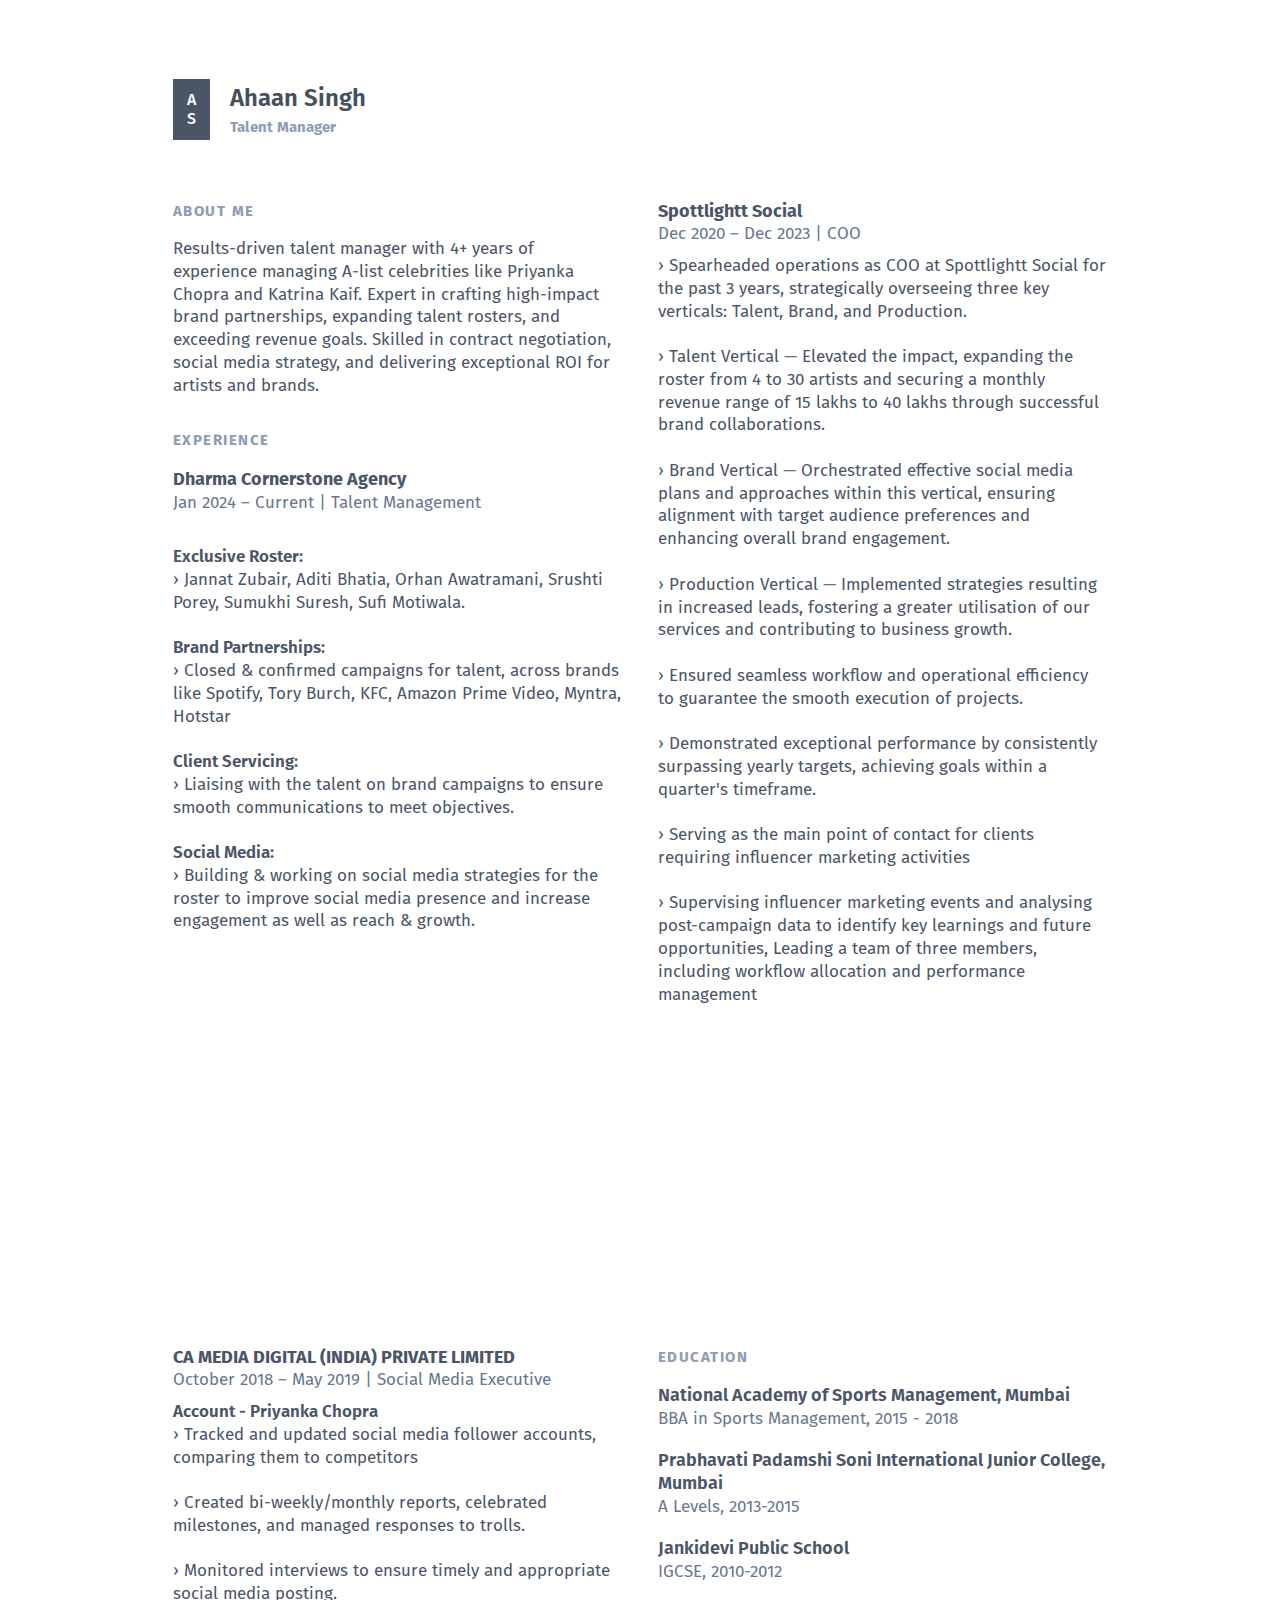
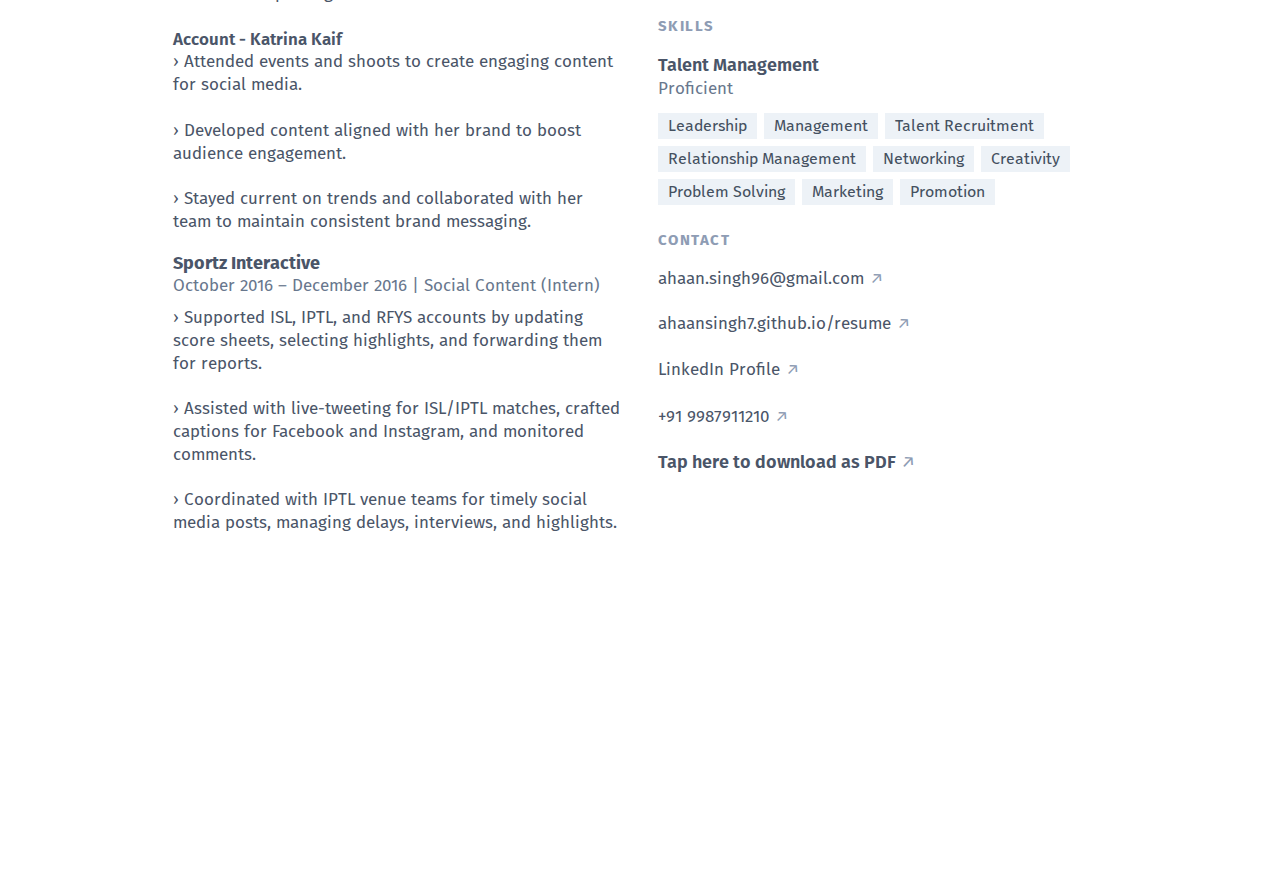
<file: docs/index.html>
<!DOCTYPE html>
<html lang="en">

<head>
  
  <meta charset="UTF-8">
  <meta name="description" content="Talent Manager">
  <meta name="keywords" content="resume,cv,Ahaan Singh">
  <meta name="author" content="Ahaan Singh">
  <!-- <meta name="robots" content="noindex"> -->
  <meta name="viewport" content="width=device-width, initial-scale=1.0">
  <meta http-equiv="X-UA-Compatible" content="ie=edge">
  <!-- <link rel="preload" href="./fonts/FiraGO-Regular.latin.woff2" as="font" crossorigin="anonymous"> -->
  <link href="./build.css" rel="stylesheet">
  <title>Ahaan Singh — Resume</title>
</head>

<body>
  <main class="font-firago hyphens-manual">

    <!-- Page -->
    <div class="p-6 mx-auto page max-w-2xl print:max-w-letter md:max-w-letter md:h-letter xsm:p-8 sm:p-9 md:p-16 bg-white">

      <!-- Name -->
      <header class="flex items-center mb-8 md:mb-11">
        <div   class="initials-container mr-5 text-base leading-none text-white bg-gray-700 font-medium print:bg-black px-3"
          style="padding-bottom: 0.8rem; padding-top: 0.8rem; /*14px*/">
          <div class="initial text-center" style="padding-bottom: 0.1875rem; /*3px*/">A</div>
          <div class="text-center initial">S</div>
        </div>
        <h1 class="text-2xl font-semibold text-gray-750 pb-px" style="padding-top: 1rem;">
          Ahaan Singh
          <p class="mb-4 font-bold text-sm2 text-gray-550 print:font-normal">
            Talent Manager
          </p>
        </h1>
      </header>
      <!-- end Name -->

      <!-- Column -->
      <div class="md:col-count-2 print:col-count-2 col-gap-md md:h-letter-col print:h-letter-col">
        

        <section class="mt-8 first:mt-0">

          <!-- To keep in the same column -->
          <div class="break-inside-avoid">
            <h2 class="mb-4 font-bold tracking-widest text-sm2 text-gray-550 print:font-normal">
              ABOUT ME
            </h2>
          </div>
          <section class="mb-4.5 break-inside-avoid">
            <header>
              <h3 class="text-lg font-semibold text-gray-700 leading-snugish">
               
              </h3>
            </header>
            <p class="mt-2.1 text-md text-gray-700 leading-normal">
              Results-driven talent manager with 4+ years of experience managing A-list celebrities like Priyanka Chopra and Katrina Kaif. Expert in crafting high-impact brand partnerships, expanding talent rosters, and exceeding revenue goals. Skilled in contract negotiation, social media strategy, and delivering exceptional ROI for artists and brands.        </section>
        <section class="mt-8 first:mt-0">

          <!-- To keep in the same column -->
          <div class="break-inside-avoid">

            <h2 class="mb-4 font-bold tracking-widest text-sm2 text-gray-550 print:font-normal">
              EXPERIENCE
            </h2>
            <section class="mb-4.5 break-inside-avoid">
              <header>
                <h3 class="text-lg font-bold text-gray-700 leading-snugish">
                  Dharma Cornerstone Agency
                </h3>
                <p class="leading-normal text-md text-gray-650">
                  Jan 2024 – Current | Talent Management
                </p>
              </header>
              <p class="mt-2.1 text-md text-gray-700 leading-normal">
                <br>
                <span class="text-md font-semibold text-gray-700 leading-snugish">Exclusive Roster:</span> <br>
<span class="absolute -ml-3 sm:-ml-3.2 select-none transform -translate-y-px">›</span>

 Jannat Zubair, Aditi Bhatia, Orhan Awatramani, Srushti Porey, Sumukhi Suresh, Sufi Motiwala. <br>
 <br>
 <span class="text-md font-semibold text-gray-700 leading-snugish">Brand Partnerships:</span> <br> 
 <span class="absolute -ml-3 sm:-ml-3.2 select-none transform -translate-y-px">›</span>
Closed & confirmed campaigns for talent, across brands like Spotify, Tory Burch, KFC, Amazon Prime Video, Myntra, Hotstar <br>
<br>
<span class="text-md font-semibold text-gray-700 leading-snugish">Client Servicing:</span> <br>  
<span class="absolute -ml-3 sm:-ml-3.2 select-none transform -translate-y-px">›</span> Liaising with the talent on brand campaigns to ensure smooth communications to meet objectives.
<br>
<br>
<span class="text-md font-semibold text-gray-700 leading-snugish">Social Media:</span> <br>  
<span class="absolute -ml-3 sm:-ml-3.2 select-none transform -translate-y-px">›</span> Building & working on social media strategies for the roster to improve social media presence and increase engagement as well as reach & growth.
</section>

          </div>

        </section>
            <section class="mb-4.5 break-inside-avoid">
              <header>
                <h3 class="text-lg font-bold text-gray-700 leading-snugish">
                  Spottlightt Social
                </h3>
                <p class="leading-normal text-md text-gray-650">
                  Dec 2020 – Dec 2023 | COO
                </p>
              </header>
              <p class="mt-2.1 text-md text-gray-700 leading-normal">
                <span class="absolute -ml-3 sm:-ml-3.2 select-none transform -translate-y-px">›</span>
                Spearheaded operations as COO at Spottlightt Social for the past 3 years, strategically overseeing three key verticals: Talent, Brand, and Production.<br>
                <br>
                <span class="absolute -ml-3 sm:-ml-3.2 select-none transform -translate-y-px">›</span>
Talent Vertical — Elevated the impact, expanding the roster from 4 to 30 artists and securing a monthly revenue range of 15 lakhs to 40 lakhs through successful brand collaborations.<br>
<br>
<span class="absolute -ml-3 sm:-ml-3.2 select-none transform -translate-y-px">›</span>
Brand Vertical — Orchestrated effective social media plans and approaches within this vertical, ensuring alignment with target audience preferences and enhancing overall brand engagement.<br>
<br>
<span class="absolute -ml-3 sm:-ml-3.2 select-none transform -translate-y-px">›</span>
Production Vertical — Implemented strategies resulting in increased leads, fostering a greater utilisation of our services and contributing to business growth.<br>
<br>
<span class="absolute -ml-3 sm:-ml-3.2 select-none transform -translate-y-px">›</span>
Ensured seamless workflow and operational efficiency to guarantee the smooth execution of projects.<br>
<br>
<span class="absolute -ml-3 sm:-ml-3.2 select-none transform -translate-y-px">›</span>
Demonstrated exceptional performance by consistently surpassing yearly targets, achieving goals within a quarter's timeframe.<br>
<br>
<span class="absolute -ml-3 sm:-ml-3.2 select-none transform -translate-y-px">›</span>
Serving as the main point of contact for clients requiring influencer marketing activities<br>
<br>
<span class="absolute -ml-3 sm:-ml-3.2 select-none transform -translate-y-px">›</span>
Supervising influencer marketing events and analysing post-campaign data to identify key learnings and future opportunities,
Leading a team of three members, including workflow allocation and performance management<br>
</p>
            </section>
          </div>

        </section>
        
        <div class="md:col-count-2 print:col-count-2 col-gap-md md:h-letter-col print:h-letter-col">

        <section class="mt-8 first:mt-0">
          <section class="mb-4.5 break-inside-avoid">
            <header>
              <h3 class="text-lg font-bold text-gray-700 leading-snugish">
                CA MEDIA DIGITAL (INDIA) PRIVATE LIMITED
              </h3>
              <p class="leading-normal text-md text-gray-650">
                October 2018 – May 2019 | Social Media Executive
              </p>
            </header>
            <p class="mt-2.1 text-md text-gray-700 leading-normal">
<span class="text-md font-semibold text-gray-700 leading-snugish]">Account - Priyanka Chopra</span><br>
<span class="absolute -ml-3 sm:-ml-3.2 select-none transform -translate-y-px">›</span> Tracked and updated social media follower accounts, comparing them to competitors <br> <br>
<span class="absolute -ml-3 sm:-ml-3.2 select-none transform -translate-y-px">›</span> Created bi-weekly/monthly reports, celebrated milestones, and managed responses to trolls.<br> <br>
<span class="absolute -ml-3 sm:-ml-3.2 select-none transform -translate-y-px">›</span> Monitored interviews to ensure timely and appropriate social media posting.
<br>
<br>
<span class="text-md font-semibold text-gray-700 leading-snugish">Account - Katrina Kaif</span> <br>
<span class="absolute -ml-3 sm:-ml-3.2 select-none transform -translate-y-px">›</span> Attended events and shoots to create engaging content for social media. <br><br>
<span class="absolute -ml-3 sm:-ml-3.2 select-none transform -translate-y-px">›</span> Developed content aligned with her brand to boost audience engagement.<br><br>
<span class="absolute -ml-3 sm:-ml-3.2 select-none transform -translate-y-px">›</span> Stayed current on trends and collaborated with her team to maintain consistent brand messaging. <br>
          </section>
          <section class="mb-4.5 break-inside-avoid">
            <header>
              <h3 class="text-lg font-bold text-gray-700 leading-snugish">
                Sportz Interactive
              </h3>
              <p class="leading-normal text-md text-gray-650">
                October 2016 – December 2016 | Social Content (Intern)
              </p>
            </header>
            <p class="mt-2.1 text-md text-gray-700 leading-normal">
              <span class="absolute -ml-3 sm:-ml-3.2 select-none transform -translate-y-px">›</span>
              Supported ISL, IPTL, and RFYS accounts by updating score sheets, selecting highlights, and forwarding them for reports.
  <br>
  <br><span class="absolute -ml-3 sm:-ml-3.2 select-none transform -translate-y-px">›</span>
  
Assisted with live-tweeting for ISL/IPTL matches, crafted captions for Facebook and Instagram, and monitored comments. <br> <br>
  <span class="absolute -ml-3 sm:-ml-3.2 select-none transform -translate-y-px">›</span>
  Coordinated with IPTL venue teams for timely social media posts, managing delays, interviews, and highlights. <br>
  </p>
          </section>
        </section>
        <section class="mt-8 first:mt-0">

          <!-- To keep in the same column -->
          <div class="break-inside-avoid">
        
        <h2 class="mb-4 font-bold tracking-widest text-sm2 text-gray-550 print:font-normal">
          EDUCATION
        </h2>
        <section class="mb-4.5 break-inside-avoid">
          <header>
            <h3 class="text-lg font-semibold text-gray-700 leading-snugish">
              National Academy of Sports Management, Mumbai
            </h3>
            <p class="leading-normal text-md text-gray-650">
              BBA in Sports Management, 2015 - 2018
            </p>
          </header>
        </section>
       
        <section class="mb-4.5 break-inside-avoid">
          <header>
            <h3 class="text-lg font-semibold text-gray-700 leading-snugish">
              Prabhavati Padamshi Soni International Junior College, Mumbai
            </h3>
            <p class="leading-normal text-md text-gray-650">
              A Levels, 2013-2015
            </p>
          </header>
        </section>
       
        <section class="mb-4.5 break-inside-avoid">
          <header>
            <h3 class="text-lg font-semibold text-gray-700 leading-snugish">
              Jankidevi Public School
            </h3>
            <p class="leading-normal text-md text-gray-650">
              IGCSE, 2010-2012
            </p>
          </header>

        <section class="mt-8 first:mt-0">
          <!-- To keep in the same column -->
          <div class="break-inside-avoid">
            <h2 class="mb-4 font-bold tracking-widest text-sm2 text-gray-550 print:font-normal">
              SKILLS
            </h2>
            <section class="mb-4.5 break-inside-avoid">
              <header>
                <h3 class="text-lg font-semibold text-gray-700 leading-snugish">
                  Talent Management
                </h3>
                <p class="leading-normal text-md text-gray-650">
                  Proficient
                </p>
              </header>
              <p class="mt-2.1 text-md text-gray-700 leading-normal">
                
              </p>
              <div class="my-3.2 last:pb-1.5">
                <ul class="flex flex-wrap text-md leading-relaxed -mr-1.6 -mb-1.6">
                  <li
                    class="px-2.5 mr-1.6 mb-1.6 text-base text-gray-750 print:bg-white print:border-inset bg-gray-200">
                    Leadership
                  </li>
                  <li
                    class="px-2.5 mr-1.6 mb-1.6 text-base text-gray-750 print:bg-white print:border-inset bg-gray-200">
                    Management
                  </li>
                  <li
                    class="px-2.5 mr-1.6 mb-1.6 text-base text-gray-750 print:bg-white print:border-inset bg-gray-200">
                    Talent Recruitment
                  </li>
                  <li
                    class="px-2.5 mr-1.6 mb-1.6 text-base text-gray-750 print:bg-white print:border-inset bg-gray-200">
                    Relationship Management
                  </li>
                  <li
                    class="px-2.5 mr-1.6 mb-1.6 text-base text-gray-750 print:bg-white print:border-inset bg-gray-200">
                    Networking
                  </li>
                  <li
                    class="px-2.5 mr-1.6 mb-1.6 text-base text-gray-750 print:bg-white print:border-inset bg-gray-200">
                    Creativity
                  </li>
                  <li
                    class="px-2.5 mr-1.6 mb-1.6 text-base text-gray-750 print:bg-white print:border-inset bg-gray-200">
                    Problem Solving
                  </li>
                  <li
                    class="px-2.5 mr-1.6 mb-1.6 text-base text-gray-750 print:bg-white print:border-inset bg-gray-200">
                    Marketing
                  </li>
                  <li
                    class="px-2.5 mr-1.6 mb-1.6 text-base text-gray-750 print:bg-white print:border-inset bg-gray-200">
                    Promotion
                  </li>
                </ul>
              </div>
            </section>
          <!-- To keep in the same column -->
          <div class="break-inside-avoid">

            <h2 class="mb-4 font-bold tracking-widest text-sm2 text-gray-550 print:font-normal">
              CONTACT
            </h2>


            <ul class="list-inside pr-7">
              <li class="mt-1.5 leading-normal text-gray-700 text-md">
                <a href="mailto:ahaan.singh96@gmail.com" class="group">
                  ahaan.singh96@gmail.com
                <span class="inline-block text-gray-550 print:text-black font-normal group-hover:text-gray-700 transition duration-100 ease-in">↗</span>
                <br>
                <br>
                </a>
              </li>
              <li class="mt-1.5 leading-normal text-gray-700 text-md">
                <a href="https://ahaansingh7.github.io/resume" class="group">
                  ahaansingh7.github.io/resume
                 
                  <span class="inline-block text-gray-550 print:text-black font-normal group-hover:text-gray-700 transition duration-100 ease-in">↗</span>
              <br>  
              <br>
              </a>
              </li>
              <li class="mt-1.5 leading-normal text-gray-700 text-md">
                <a href="https://www.linkedin.com/in/ahaan-singh-876022130?utm_source=share&utm_campaign=share_via&utm_content=profile&utm_medium=ios_app" class="group">
                  LinkedIn Profile 
                <span class="inline-block text-gray-550 print:text-black font-normal group-hover:text-gray-700 transition duration-100 ease-in">↗</span>
                <br>
                </a>
              </li>
              <br>
              <li class="mt-1.5 leading-normal text-gray-700 text-md">
                <a href="tel:9987911210" class="group">
                +91 9987911210
                <span class="inline-block text-gray-550 print:text-black font-normal group-hover:text-gray-700 transition duration-100 ease-in">↗</span>
                <br>
                <br>
                </a>
              </li>
            </ul>
            <h3 class="text-lg font-semibold text-gray-700 leading-snugish">
              <a href="https://github.com/ahaansingh7/resume/raw/master/AhaanSinghresume.pdf" class="group">
                Tap here to download as PDF
                <span class="inline-block text-gray-550 print:text-black font-normal group-hover:text-gray-700 transition duration-100 ease-in">↗</span>
              </a>
            </h3>
            </section>
          </div>

        </section>

      </div>
      <!-- end Column -->

    </div>
    <!-- end Page -->

  </main>

</body>

</html>
</file>
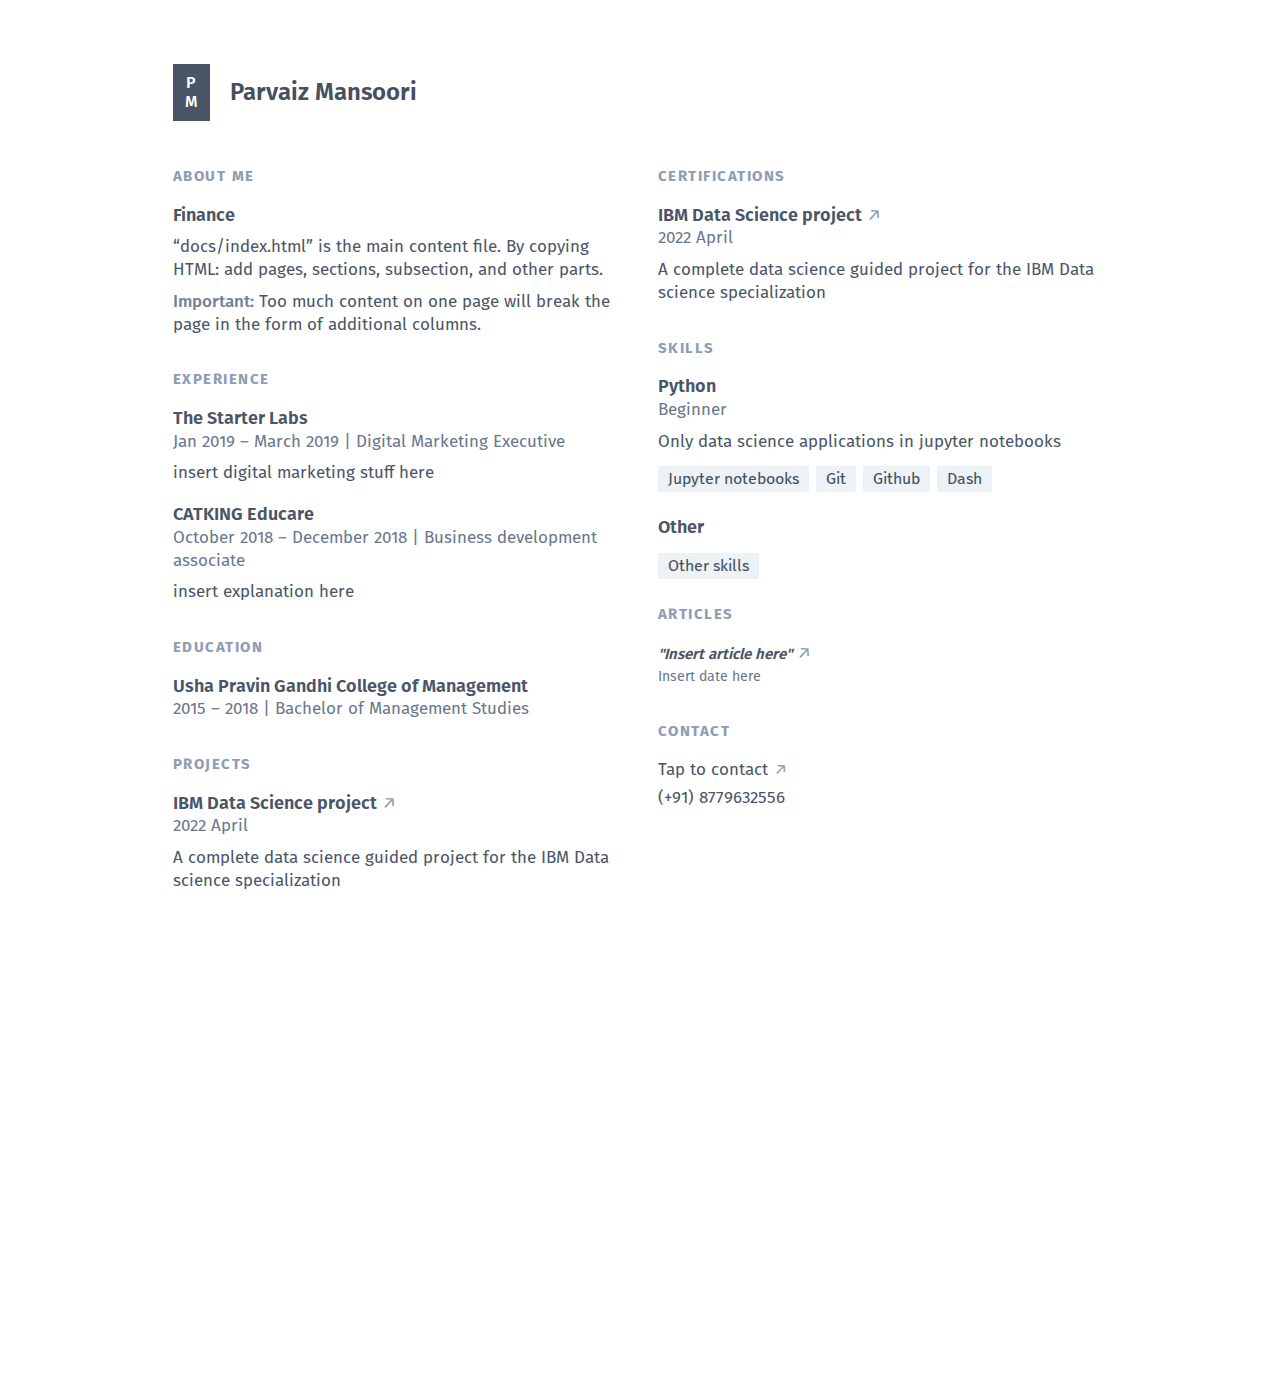
<file: TEST/Parvaiz Mansoori — Resume.html>
<!DOCTYPE html>
<!-- saved from url=(0032)http://127.0.0.1:5500/index.html -->
<html lang="en"><head><meta http-equiv="Content-Type" content="text/html; charset=UTF-8">
  
  <meta name="description" content="Front-end and Vue Developer">
  <meta name="keywords" content="resume,cv,Parvaiz Mansoori">
  <meta name="author" content="Parvaiz Mansoori">
  <!-- <meta name="robots" content="noindex"> -->
  <meta name="viewport" content="width=device-width, initial-scale=1.0">
  <meta http-equiv="X-UA-Compatible" content="ie=edge">
  <!-- <link rel="preload" href="./fonts/FiraGO-Regular.latin.woff2" as="font" crossorigin="anonymous"> -->
  <link href="./Parvaiz Mansoori — Resume_files/build.css" rel="stylesheet">
  <title>Parvaiz Mansoori — Resume</title>
</head>

<body>
  <main class="font-firago hyphens-manual">

    <!-- Page -->
    <div class="p-6 mx-auto page max-w-2xl print:max-w-letter md:max-w-letter md:h-letter xsm:p-8 sm:p-9 md:p-16 bg-white">

      <!-- Name -->
      <header class="flex items-center mb-8 md:mb-11">
        <div class="initials-container mr-5 text-base leading-none text-white bg-gray-700 font-medium print:bg-black px-3" style="padding-bottom: 0.6875rem; padding-top: 0.6875rem; /*11px*/">
          <div class="initial text-center" style="padding-bottom: 0.1875rem; /*3px*/">P</div>
          <div class="text-center initial">M</div>
        </div>
        <h1 class="text-2xl font-semibold text-gray-750 pb-px">
          Parvaiz Mansoori
        </h1>
      </header>
      <!-- end Name -->

      <!-- Column -->
      <div class="md:col-count-2 print:col-count-2 col-gap-md md:h-letter-col print:h-letter-col">

        <section class="mt-8 first:mt-0">

          <!-- To keep in the same column -->
          <div class="break-inside-avoid">

            <h2 class="mb-4 font-bold tracking-widest text-sm2 text-gray-550 print:font-normal">
              ABOUT ME
            </h2>

          </div>

          <section class="mb-4.5 break-inside-avoid">
            <header>
              <h3 class="text-lg font-semibold text-gray-700 leading-snugish">
                Finance
              </h3>
            </header>
            <p class="mt-2.1 text-md text-gray-700 leading-normal">
              “docs/index.html” is the main content file. By copying HTML: add pages, sec­tions, subsection, and
              other parts.
            </p>
            <p class="mt-2.1 text-md text-gray-700 leading-normal">
              <span class="font-medium text-gray-600 print:text-black">Important:</span> Too much content on one page
              will break the page in the form of additional columns.
            </p>
          </section>

        </section>

        <section class="mt-8 first:mt-0">

          <!-- To keep in the same column -->
          <div class="break-inside-avoid">

            <h2 class="mb-4 font-bold tracking-widest text-sm2 text-gray-550 print:font-normal">
              EXPERIENCE
            </h2>

            <section class="mb-4.5 break-inside-avoid">
              <header>
                <h3 class="text-lg font-semibold text-gray-700 leading-snugish">
                  The Starter Labs
                </h3>
                <p class="leading-normal text-md text-gray-650">
                  Jan 2019 – March 2019 | Digital Marketing Executive
                </p>
              </header>
              <p class="mt-2.1 text-md text-gray-700 leading-normal">
                insert digital marketing stuff here
              </p>
            </section>
            
            <section class="mb-4.5 break-inside-avoid">
              <header>
                <h3 class="text-lg font-semibold text-gray-700 leading-snugish">
                  CATKING Educare
                </h3>
                <p class="leading-normal text-md text-gray-650">
                  October 2018 – December 2018 | Business development associate
                </p>
              </header>
              <p class="mt-2.1 text-md text-gray-700 leading-normal">
                insert explanation here
              </p>
            </section>

          </div>

        </section>

        <section class="mt-8 first:mt-0">

          <!-- To keep in the same column -->
          <div class="break-inside-avoid">

            <h2 class="mb-4 font-bold tracking-widest text-sm2 text-gray-550 print:font-normal">
              EDUCATION
            </h2>

            <section class="mb-4.5 break-inside-avoid">
              <header>
                <h3 class="text-lg font-semibold text-gray-700 leading-snugish">
                  Usha Pravin Gandhi College of Management
                </h3>
                <p class="leading-normal text-md text-gray-650">
                  2015 – 2018 | Bachelor of Management Studies
                </p>
              </header>
            </section>

          </div>

        </section>

        <section class="mt-8 first:mt-0">

          <!-- To keep in the same column -->
          <div class="break-inside-avoid">

            <h2 class="mb-4 font-bold tracking-widest text-sm2 text-gray-550 print:font-normal">
              PROJECTS
            </h2>

            <section class="mb-4.5 break-inside-avoid">
              <header>
                <h3 class="text-lg font-semibold text-gray-700 leading-snugish">
                  <a href="https://github.com/WebPraktikos/universal-resume" class="group">
                    IBM Data Science project
                    <span class="inline-block text-gray-550 print:text-black font-normal group-hover:text-gray-700 transition duration-100 ease-in">↗</span>
                  </a>
                </h3>
                <p class="leading-normal text-md text-gray-650">
                  2022 April
                </p>
              </header>
              <p class="mt-2.1 text-md text-gray-700 leading-normal">
                A complete data science guided project for the IBM Data science specialization
              </p>
            </section>

          </div>

        </section>
        <section class="mt-8 first:mt-0">

          <!-- To keep in the same column -->
          <div class="break-inside-avoid">

            <h2 class="mb-4 font-bold tracking-widest text-sm2 text-gray-550 print:font-normal">
              CERTIFICATIONS
            </h2>

            <section class="mb-4.5 break-inside-avoid">
              <header>
                <h3 class="text-lg font-semibold text-gray-700 leading-snugish">
                  <a href="https://github.com/WebPraktikos/universal-resume" class="group">
                    IBM Data Science project
                    <span class="inline-block text-gray-550 print:text-black font-normal group-hover:text-gray-700 transition duration-100 ease-in">↗</span>
                  </a>
                </h3>
                <p class="leading-normal text-md text-gray-650">
                  2022 April
                </p>
              </header>
              <p class="mt-2.1 text-md text-gray-700 leading-normal">
                A complete data science guided project for the IBM Data science specialization
              </p>
            </section>

          </div>
          
        </section>

        <section class="mt-8 first:mt-0">

          <!-- To keep in the same column -->
          <div class="break-inside-avoid">

            <h2 class="mb-4 font-bold tracking-widest text-sm2 text-gray-550 print:font-normal">
              SKILLS
            </h2>

            <section class="mb-4.5 break-inside-avoid">
              <header>
                <h3 class="text-lg font-semibold text-gray-700 leading-snugish">
                  Python
                </h3>
                <p class="leading-normal text-md text-gray-650">
                  Beginner
                </p>
              </header>
              <p class="mt-2.1 text-md text-gray-700 leading-normal">
                Only data science applications in jupyter notebooks
              </p>
              <div class="my-3.2 last:pb-1.5">
                <ul class="flex flex-wrap text-md leading-relaxed -mr-1.6 -mb-1.6">
                  <li class="px-2.5 mr-1.6 mb-1.6 text-base text-gray-750 print:bg-white print:border-inset bg-gray-200">
                    Jupyter notebooks
                  </li>
                  <li class="px-2.5 mr-1.6 mb-1.6 text-base text-gray-750 print:bg-white print:border-inset bg-gray-200">
                    Git
                  </li>
                  <li class="px-2.5 mr-1.6 mb-1.6 text-base text-gray-750 print:bg-white print:border-inset bg-gray-200">
                    Github
                  </li>
                  <li class="px-2.5 mr-1.6 mb-1.6 text-base text-gray-750 print:bg-white print:border-inset bg-gray-200">
                    Dash
                  </li>
                </ul>
              </div>
            </section>

          </div>

          <section class="mb-4.5 break-inside-avoid">
            <header>
              <h3 class="text-lg font-semibold text-gray-700 leading-snugish">
                Other
              </h3>
            </header>
            <div class="my-3.2 last:pb-1.5">
              <ul class="flex flex-wrap text-md leading-relaxed -mr-1.6 -mb-1.6">
                <li class="px-2.5 mr-1.6 mb-1.6 text-base text-gray-750 print:bg-white print:border-inset bg-gray-200">
                  Other skills
                </li>
              </ul>
            </div>
          </section>

        </section>
       
        <h2 class="mb-4 font-bold tracking-widest text-sm2 text-gray-550 print:font-normal">
          ARTICLES
        </h2>

        <section class="mb-4.5 break-inside-avoid">
          <header>
            <h3 class="text-lg font-semibold text-gray-700 leading-snugish">
              <a href="http://127.0.0.1:5500/index.html" class="group">
                <small><i>"Insert article here"</i></small>
                <span class="inline-block text-gray-550 print:text-black font-normal group-hover:text-gray-700 transition duration-100 ease-in">↗</span>
              </a>
            </h3>
            <p class="leading-normal text-md text-gray-650">
              <small>Insert date here</small>
            </p>
          </header>
          <p class="mt-2.1 text-md text-gray-700 leading-normal">
          </p>
        </section>
        <section class="mt-8 first:mt-0">

          <!-- To keep in the same column -->
          <div class="break-inside-avoid">

            <h2 class="mb-4 font-bold tracking-widest text-sm2 text-gray-550 print:font-normal">
              CONTACT
            </h2>

            <section class="mb-4.5 break-inside-avoid">
              <ul class="list-inside pr-7">
                <li class="mt-1.5 leading-normal text-gray-700 text-md">
                  <a href="https://parvaizmansoori.github.io/" class="group">
                    Tap to contact
                    <span class="inline-block text-gray-550 print:text-black font-normal group-hover:text-gray-700 transition duration-100 ease-in">↗</span>
                  </a>
                </li>
                <li class="mt-1.5 leading-normal text-gray-700 text-md">
                  (+91) 8779632556
                </li>
              </ul>
            </section>

          </div>

        </section>

      </div>
      <!-- end Column -->

    </div>
    <!-- end Page -->

  </main>

<!-- Code injected by live-server -->
<script type="text/javascript">
	// <![CDATA[  <-- For SVG support
	if ('WebSocket' in window) {
		(function () {
			function refreshCSS() {
				var sheets = [].slice.call(document.getElementsByTagName("link"));
				var head = document.getElementsByTagName("head")[0];
				for (var i = 0; i < sheets.length; ++i) {
					var elem = sheets[i];
					var parent = elem.parentElement || head;
					parent.removeChild(elem);
					var rel = elem.rel;
					if (elem.href && typeof rel != "string" || rel.length == 0 || rel.toLowerCase() == "stylesheet") {
						var url = elem.href.replace(/(&|\?)_cacheOverride=\d+/, '');
						elem.href = url + (url.indexOf('?') >= 0 ? '&' : '?') + '_cacheOverride=' + (new Date().valueOf());
					}
					parent.appendChild(elem);
				}
			}
			var protocol = window.location.protocol === 'http:' ? 'ws://' : 'wss://';
			var address = protocol + window.location.host + window.location.pathname + '/ws';
			var socket = new WebSocket(address);
			socket.onmessage = function (msg) {
				if (msg.data == 'reload') window.location.reload();
				else if (msg.data == 'refreshcss') refreshCSS();
			};
			if (sessionStorage && !sessionStorage.getItem('IsThisFirstTime_Log_From_LiveServer')) {
				console.log('Live reload enabled.');
				sessionStorage.setItem('IsThisFirstTime_Log_From_LiveServer', true);
			}
		})();
	}
	else {
		console.error('Upgrade your browser. This Browser is NOT supported WebSocket for Live-Reloading.');
	}
	// ]]>
</script>


</body></html>
</file>
<file: docs/build.css>
@font-face{font-family:FiraGo;font-style:normal;font-weight:600;font-display:swap;src:url(/fonts/FiraGO-SemiBold.latin.woff2) format("woff2");unicode-range:u+0000-007f,u+0080-00ff}@font-face{font-family:FiraGo;font-style:normal;font-weight:600;font-display:swap;src:url(/fonts/FiraGO-SemiBold.latin-ext.woff2) format("woff2");unicode-range:u+0100-017f,u+0180-024f,u+0250-02af,u+1e??,u+2c60-2c7f,u+a720-a7ff,u+ab30-ab6f}@font-face{font-family:FiraGo;font-style:normal;font-weight:600;font-display:swap;src:url(/fonts/FiraGO-SemiBold.cyrillic.woff2) format("woff2");unicode-range:u+04??,u+0500-052f}@font-face{font-family:FiraGo;font-style:normal;font-weight:600;font-display:swap;src:url(/fonts/FiraGO-SemiBold.special.woff2) format("woff2");unicode-range:u+02b0-02ff,u+0300-036f,u+1d00-1d7f,u+1d80-1dbf,u+1dc0-1dff,u+23??,u+2980-29ff,u+2b??,u+e000-f8ff,u+fb00-fb4f}@font-face{font-family:FiraGo;font-style:normal;font-weight:600;font-display:swap;src:url(/fonts/FiraGO-SemiBold.greek.woff2) format("woff2");unicode-range:u+0370-03ff,u+1f??}@font-face{font-family:FiraGo;font-style:normal;font-weight:600;font-display:swap;src:url(/fonts/FiraGO-SemiBold.hebrew.woff2) format("woff2");unicode-range:u+0590-05ff}@font-face{font-family:FiraGo;font-style:normal;font-weight:600;font-display:swap;src:url(/fonts/FiraGO-SemiBold.arabic.woff2) format("woff2");unicode-range:u+06??,u+0750-077f,u+fb50-fdff,u+fe70-feff}@font-face{font-family:FiraGo;font-style:normal;font-weight:600;font-display:swap;src:url(/fonts/FiraGO-SemiBold.devanagari.woff2) format("woff2");unicode-range:u+0900-097f}@font-face{font-family:FiraGo;font-style:normal;font-weight:600;font-display:swap;src:url(/fonts/FiraGO-SemiBold.thai.woff2) format("woff2");unicode-range:u+0e00-0e7f}@font-face{font-family:FiraGo;font-style:normal;font-weight:600;font-display:swap;src:url(/fonts/FiraGO-SemiBold.georgian.woff2) format("woff2");unicode-range:u+10a0-10ff}@font-face{font-family:FiraGo;font-style:normal;font-weight:600;font-display:swap;src:url(/fonts/FiraGO-SemiBold.shared.woff2) format("woff2");unicode-range:u+2000-206f,u+2070-209f,u+20a0-20cf,u+2100-214f,u+2150-218f,u+2190-21ff,u+22??,u+25a0-25ff,u+2700-27bf}@font-face{font-family:FiraGo;font-style:normal;font-weight:700;font-display:swap;src:url(/fonts/FiraGO-Bold.latin.woff2) format("woff2");unicode-range:u+0000-007f,u+0080-00ff}@font-face{font-family:FiraGo;font-style:normal;font-weight:700;font-display:swap;src:url(/fonts/FiraGO-Bold.latin-ext.woff2) format("woff2");unicode-range:u+0100-017f,u+0180-024f,u+0250-02af,u+1e??,u+2c60-2c7f,u+a720-a7ff,u+ab30-ab6f}@font-face{font-family:FiraGo;font-style:normal;font-weight:700;font-display:swap;src:url(/fonts/FiraGO-Bold.cyrillic.woff2) format("woff2");unicode-range:u+04??,u+0500-052f}@font-face{font-family:FiraGo;font-style:normal;font-weight:700;font-display:swap;src:url(/fonts/FiraGO-Bold.special.woff2) format("woff2");unicode-range:u+02b0-02ff,u+0300-036f,u+1d00-1d7f,u+1d80-1dbf,u+1dc0-1dff,u+23??,u+2980-29ff,u+2b??,u+e000-f8ff,u+fb00-fb4f}@font-face{font-family:FiraGo;font-style:normal;font-weight:700;font-display:swap;src:url(/fonts/FiraGO-Bold.greek.woff2) format("woff2");unicode-range:u+0370-03ff,u+1f??}@font-face{font-family:FiraGo;font-style:normal;font-weight:700;font-display:swap;src:url(/fonts/FiraGO-Bold.hebrew.woff2) format("woff2");unicode-range:u+0590-05ff}@font-face{font-family:FiraGo;font-style:normal;font-weight:700;font-display:swap;src:url(/fonts/FiraGO-Bold.arabic.woff2) format("woff2");unicode-range:u+06??,u+0750-077f,u+fb50-fdff,u+fe70-feff}@font-face{font-family:FiraGo;font-style:normal;font-weight:700;font-display:swap;src:url(/fonts/FiraGO-Bold.devanagari.woff2) format("woff2");unicode-range:u+0900-097f}@font-face{font-family:FiraGo;font-style:normal;font-weight:700;font-display:swap;src:url(/fonts/FiraGO-Bold.thai.woff2) format("woff2");unicode-range:u+0e00-0e7f}@font-face{font-family:FiraGo;font-style:normal;font-weight:700;font-display:swap;src:url(/fonts/FiraGO-Bold.georgian.woff2) format("woff2");unicode-range:u+10a0-10ff}@font-face{font-family:FiraGo;font-style:normal;font-weight:700;font-display:swap;src:url(/fonts/FiraGO-Bold.shared.woff2) format("woff2");unicode-range:u+2000-206f,u+2070-209f,u+20a0-20cf,u+2100-214f,u+2150-218f,u+2190-21ff,u+22??,u+25a0-25ff,u+2700-27bf}@font-face{font-family:FiraGo;font-style:normal;font-weight:300;font-display:swap;src:url(/fonts/FiraGO-Book.latin.woff2) format("woff2");unicode-range:u+0000-007f,u+0080-00ff}@font-face{font-family:FiraGo;font-style:normal;font-weight:300;font-display:swap;src:url(/fonts/FiraGO-Book.latin-ext.woff2) format("woff2");unicode-range:u+0100-017f,u+0180-024f,u+0250-02af,u+1e??,u+2c60-2c7f,u+a720-a7ff,u+ab30-ab6f}@font-face{font-family:FiraGo;font-style:normal;font-weight:300;font-display:swap;src:url(/fonts/FiraGO-Book.cyrillic.woff2) format("woff2");unicode-range:u+04??,u+0500-052f}@font-face{font-family:FiraGo;font-style:normal;font-weight:300;font-display:swap;src:url(/fonts/FiraGO-Book.special.woff2) format("woff2");unicode-range:u+02b0-02ff,u+0300-036f,u+1d00-1d7f,u+1d80-1dbf,u+1dc0-1dff,u+23??,u+2980-29ff,u+2b??,u+e000-f8ff,u+fb00-fb4f}@font-face{font-family:FiraGo;font-style:normal;font-weight:300;font-display:swap;src:url(/fonts/FiraGO-Book.greek.woff2) format("woff2");unicode-range:u+0370-03ff,u+1f??}@font-face{font-family:FiraGo;font-style:normal;font-weight:300;font-display:swap;src:url(/fonts/FiraGO-Book.hebrew.woff2) format("woff2");unicode-range:u+0590-05ff}@font-face{font-family:FiraGo;font-style:normal;font-weight:300;font-display:swap;src:url(/fonts/FiraGO-Book.arabic.woff2) format("woff2");unicode-range:u+06??,u+0750-077f,u+fb50-fdff,u+fe70-feff}@font-face{font-family:FiraGo;font-style:normal;font-weight:300;font-display:swap;src:url(/fonts/FiraGO-Book.devanagari.woff2) format("woff2");unicode-range:u+0900-097f}@font-face{font-family:FiraGo;font-style:normal;font-weight:300;font-display:swap;src:url(/fonts/FiraGO-Book.thai.woff2) format("woff2");unicode-range:u+0e00-0e7f}@font-face{font-family:FiraGo;font-style:normal;font-weight:300;font-display:swap;src:url(/fonts/FiraGO-Book.georgian.woff2) format("woff2");unicode-range:u+10a0-10ff}@font-face{font-family:FiraGo;font-style:normal;font-weight:300;font-display:swap;src:url(/fonts/FiraGO-Book.shared.woff2) format("woff2");unicode-range:u+2000-206f,u+2070-209f,u+20a0-20cf,u+2100-214f,u+2150-218f,u+2190-21ff,u+22??,u+25a0-25ff,u+2700-27bf}@font-face{font-family:FiraGo;font-style:normal;font-weight:500;font-display:swap;src:url(/fonts/FiraGO-Medium.latin.woff2) format("woff2");unicode-range:u+0000-007f,u+0080-00ff}@font-face{font-family:FiraGo;font-style:normal;font-weight:500;font-display:swap;src:url(/fonts/FiraGO-Medium.latin-ext.woff2) format("woff2");unicode-range:u+0100-017f,u+0180-024f,u+0250-02af,u+1e??,u+2c60-2c7f,u+a720-a7ff,u+ab30-ab6f}@font-face{font-family:FiraGo;font-style:normal;font-weight:500;font-display:swap;src:url(/fonts/FiraGO-Medium.cyrillic.woff2) format("woff2");unicode-range:u+04??,u+0500-052f}@font-face{font-family:FiraGo;font-style:normal;font-weight:500;font-display:swap;src:url(/fonts/FiraGO-Medium.special.woff2) format("woff2");unicode-range:u+02b0-02ff,u+0300-036f,u+1d00-1d7f,u+1d80-1dbf,u+1dc0-1dff,u+23??,u+2980-29ff,u+2b??,u+e000-f8ff,u+fb00-fb4f}@font-face{font-family:FiraGo;font-style:normal;font-weight:500;font-display:swap;src:url(/fonts/FiraGO-Medium.greek.woff2) format("woff2");unicode-range:u+0370-03ff,u+1f??}@font-face{font-family:FiraGo;font-style:normal;font-weight:500;font-display:swap;src:url(/fonts/FiraGO-Medium.hebrew.woff2) format("woff2");unicode-range:u+0590-05ff}@font-face{font-family:FiraGo;font-style:normal;font-weight:500;font-display:swap;src:url(/fonts/FiraGO-Medium.arabic.woff2) format("woff2");unicode-range:u+06??,u+0750-077f,u+fb50-fdff,u+fe70-feff}@font-face{font-family:FiraGo;font-style:normal;font-weight:500;font-display:swap;src:url(/fonts/FiraGO-Medium.devanagari.woff2) format("woff2");unicode-range:u+0900-097f}@font-face{font-family:FiraGo;font-style:normal;font-weight:500;font-display:swap;src:url(/fonts/FiraGO-Medium.thai.woff2) format("woff2");unicode-range:u+0e00-0e7f}@font-face{font-family:FiraGo;font-style:normal;font-weight:500;font-display:swap;src:url(/fonts/FiraGO-Medium.georgian.woff2) format("woff2");unicode-range:u+10a0-10ff}@font-face{font-family:FiraGo;font-style:normal;font-weight:500;font-display:swap;src:url(/fonts/FiraGO-Medium.shared.woff2) format("woff2");unicode-range:u+2000-206f,u+2070-209f,u+20a0-20cf,u+2100-214f,u+2150-218f,u+2190-21ff,u+22??,u+25a0-25ff,u+2700-27bf}@font-face{font-family:FiraGo;font-style:normal;font-weight:400;font-display:swap;src:url(/fonts/FiraGO-Regular.latin.woff2) format("woff2");unicode-range:u+0000-007f,u+0080-00ff}@font-face{font-family:FiraGo;font-style:normal;font-weight:400;font-display:swap;src:url(/fonts/FiraGO-Regular.latin-ext.woff2) format("woff2");unicode-range:u+0100-017f,u+0180-024f,u+0250-02af,u+1e??,u+2c60-2c7f,u+a720-a7ff,u+ab30-ab6f}@font-face{font-family:FiraGo;font-style:normal;font-weight:400;font-display:swap;src:url(/fonts/FiraGO-Regular.cyrillic.woff2) format("woff2");unicode-range:u+04??,u+0500-052f}@font-face{font-family:FiraGo;font-style:normal;font-weight:400;font-display:swap;src:url(/fonts/FiraGO-Regular.special.woff2) format("woff2");unicode-range:u+02b0-02ff,u+0300-036f,u+1d00-1d7f,u+1d80-1dbf,u+1dc0-1dff,u+23??,u+2980-29ff,u+2b??,u+e000-f8ff,u+fb00-fb4f}@font-face{font-family:FiraGo;font-style:normal;font-weight:400;font-display:swap;src:url(/fonts/FiraGO-Regular.greek.woff2) format("woff2");unicode-range:u+0370-03ff,u+1f??}@font-face{font-family:FiraGo;font-style:normal;font-weight:400;font-display:swap;src:url(/fonts/FiraGO-Regular.hebrew.woff2) format("woff2");unicode-range:u+0590-05ff}@font-face{font-family:FiraGo;font-style:normal;font-weight:400;font-display:swap;src:url(/fonts/FiraGO-Regular.arabic.woff2) format("woff2");unicode-range:u+06??,u+0750-077f,u+fb50-fdff,u+fe70-feff}@font-face{font-family:FiraGo;font-style:normal;font-weight:400;font-display:swap;src:url(/fonts/FiraGO-Regular.devanagari.woff2) format("woff2");unicode-range:u+0900-097f}@font-face{font-family:FiraGo;font-style:normal;font-weight:400;font-display:swap;src:url(/fonts/FiraGO-Regular.thai.woff2) format("woff2");unicode-range:u+0e00-0e7f}@font-face{font-family:FiraGo;font-style:normal;font-weight:400;font-display:swap;src:url(/fonts/FiraGO-Regular.georgian.woff2) format("woff2");unicode-range:u+10a0-10ff}@font-face{font-family:FiraGo;font-style:normal;font-weight:400;font-display:swap;src:url(/fonts/FiraGO-Regular.shared.woff2) format("woff2");unicode-range:u+2000-206f,u+2070-209f,u+20a0-20cf,u+2100-214f,u+2150-218f,u+2190-21ff,u+22??,u+25a0-25ff,u+2700-27bf}

/*! normalize.css v8.0.1 | MIT License | github.com/necolas/normalize.css */html{line-height:1.15;-webkit-text-size-adjust:100%}body{margin:0}main{display:block}h1{font-size:2em;margin:.67em 0}a{background-color:transparent}small{font-size:80%}h1,h2,h3,p,ul{margin:0}ul{list-style:none;padding:0}html{font-family:system-ui,-apple-system,BlinkMacSystemFont,Segoe UI,Roboto,Helvetica Neue,Arial,Noto Sans,sans-serif,Apple Color Emoji,Segoe UI Emoji,Segoe UI Symbol,Noto Color Emoji;line-height:1.5}*,:after,:before{box-sizing:border-box;border:0 solid #e2e8f0}h1,h2,h3{font-size:inherit;font-weight:inherit}a{color:inherit;text-decoration:inherit}body{-webkit-font-smoothing:subpixel-antialiased}.bg-white{--bg-opacity:1;background-color:#fff;background-color:rgba(255,255,255,var(--bg-opacity))}.bg-gray-200{--bg-opacity:1;background-color:#edf2f7;background-color:rgba(237,242,247,var(--bg-opacity))}.bg-gray-700{--bg-opacity:1;background-color:#4a5568;background-color:rgba(74,85,104,var(--bg-opacity))}.inline-block{display:inline-block}.flex{display:flex}.flex-wrap{flex-wrap:wrap}.items-center{align-items:center}.font-firago{font-family:FiraGO,system-ui,-apple-system,BlinkMacSystemFont,Segoe UI,Roboto,Helvetica Neue,Arial,Noto Sans,sans-serif,Apple Color Emoji,Segoe UI Emoji,Segoe UI Symbol,Noto Color Emoji}.font-normal{font-weight:400}.font-medium{font-weight:500}.font-semibold{font-weight:600}.font-bold{font-weight:700}.text-base{font-size:1rem}.text-lg{font-size:1.125rem}.text-2xl{font-size:1.5rem}.text-sm2{font-size:.9375rem}.text-md{font-size:1.0625rem}.leading-none{line-height:1}.leading-normal{line-height:1.34}.leading-relaxed{line-height:1.625}.leading-snugish{line-height:1.32}.mx-auto{margin-left:auto;margin-right:auto}.my-3\.2{margin-top:.8125rem;margin-bottom:.8125rem}.mb-4{margin-bottom:1rem}.mr-5{margin-right:1.25rem}.mt-8{margin-top:2rem}.mb-8{margin-bottom:2rem}.mr-1\.6{margin-right:.4375rem}.mb-1\.6{margin-bottom:.4375rem}.mt-2\.1{margin-top:.5625rem}.mb-4\.5{margin-bottom:1.125rem}.-mr-1\.6{margin-right:-.4375rem}.-mb-1\.6{margin-bottom:-.4375rem}.first\:mt-0:first-child{margin-top:0}.max-w-2xl{max-width:42rem}.p-6{padding:1.5rem}.px-3{padding-left:.75rem;padding-right:.75rem}.px-2\.5{padding-left:10px;padding-right:10px}.pb-px{padding-bottom:1px}.last\:pb-1\.5:last-child{padding-bottom:.375rem}.text-center{text-align:center}.text-white{--text-opacity:1;color:#fff;color:rgba(255,255,255,var(--text-opacity))}.text-gray-550{--text-opacity:1;color:#8e9cb4;color:rgba(141.77999999999997,155.618,179.52,var(--text-opacity))}.text-gray-650{--text-opacity:1;color:#68778d;color:rgba(104.04,118.72800000000001,140.76,var(--text-opacity))}.text-gray-700{--text-opacity:1;color:#4a5568;color:rgba(74,85,104,var(--text-opacity))}.text-gray-750{--text-opacity:1;color:#44505f;color:rgba(67.728,79.75039999999998,95.47200000000001,var(--text-opacity))}.group:hover .group-hover\:text-gray-700{--text-opacity:1;color:#4a5568;color:rgba(74,85,104,var(--text-opacity))}.tracking-widest{letter-spacing:.1em}.transition{transition-property:background-color,border-color,color,fill,stroke,opacity,box-shadow,transform}.ease-in{transition-timing-function:cubic-bezier(.4,0,1,1)}.duration-100{transition-duration:.1s}@-webkit-keyframes spin{to{transform:rotate(1turn)}}@keyframes spin{to{transform:rotate(1turn)}}@keyframes ping{75%,to{transform:scale(2);opacity:0}}@keyframes pulse{50%{opacity:.5}}@keyframes bounce{0%,to{transform:translateY(-25%);-webkit-animation-timing-function:cubic-bezier(.8,0,1,1);animation-timing-function:cubic-bezier(.8,0,1,1)}50%{transform:none;-webkit-animation-timing-function:cubic-bezier(0,0,.2,1);animation-timing-function:cubic-bezier(0,0,.2,1)}}.hyphens-manual{-webkit-hyphens:manual;hyphens:manual}.col-gap-md{-moz-column-gap:2.1875rem;column-gap:2.1875rem}.break-inside-avoid{-moz-column-break-inside:avoid;break-inside:avoid}@media print{@page{margin-top:0;margin-bottom:0;margin-left:0;margin-right:0}body{-webkit-print-color-adjust:exact!important;color-adjust:exact!important;color:#000!important}.page{padding:4rem!important}.initial{color:transparent!important;text-shadow:0 0 0 #fff!important}h1,h2,h3,li,p{color:#000!important}html{font-size:12.288px!important}}html{font-size:13.176471px}@media (min-width:640px){html{font-size:calc(3.81347px + 1.46297vw)}}@media (min-width:833px){html{font-size:calc(-.256px + 1.50588vw)}}@media (min-width:1079.5px){html{font-size:16px}}.initials-container{min-width:2.31rem}@media print{.print\:bg-black{--bg-opacity:1;background-color:#000;background-color:rgba(0,0,0,var(--bg-opacity))}.print\:bg-white{--bg-opacity:1;background-color:#fff;background-color:rgba(255,255,255,var(--bg-opacity))}.print\:font-normal{font-weight:400}.print\:h-letter-col{height:71.625rem}.print\:max-w-letter{max-width:66.40625rem}.print\:text-black{--text-opacity:1;color:#000;color:rgba(0,0,0,var(--text-opacity))}.print\:border-inset{box-shadow:inset 0 0 0 1px #cbd5e0}.print\:col-count-2{-moz-column-count:2;column-count:2}}@media (min-width:500px){.xsm\:p-8{padding:2rem}}@media (min-width:833px){.md\:h-letter{height:85.9375rem}.md\:h-letter-col{height:71.625rem}.md\:mb-11{margin-bottom:2.75rem}.md\:max-w-letter{max-width:66.40625rem}.md\:p-16{padding:4rem}.md\:col-count-2{-moz-column-count:2;column-count:2}}
</file>
<file: TEST/Parvaiz Mansoori — Resume_files/build.css>
@font-face{font-family:FiraGo;font-style:normal;font-weight:600;font-display:swap;src:url(/fonts/FiraGO-SemiBold.latin.woff2) format("woff2");unicode-range:U+0000-007f,U+0080-00ff}@font-face{font-family:FiraGo;font-style:normal;font-weight:600;font-display:swap;src:url(/fonts/FiraGO-SemiBold.latin-ext.woff2) format("woff2");unicode-range:U+0100-017f,U+0180-024f,U+0250-02af,U+1e??,U+2c60-2c7f,U+a720-a7ff,U+ab30-ab6f}@font-face{font-family:FiraGo;font-style:normal;font-weight:600;font-display:swap;src:url(/fonts/FiraGO-SemiBold.cyrillic.woff2) format("woff2");unicode-range:U+04??,U+0500-052f}@font-face{font-family:FiraGo;font-style:normal;font-weight:600;font-display:swap;src:url(/fonts/FiraGO-SemiBold.special.woff2) format("woff2");unicode-range:U+02b0-02ff,U+0300-036f,U+1d00-1d7f,U+1d80-1dbf,U+1dc0-1dff,U+23??,U+2980-29ff,U+2b??,U+e000-f8ff,U+fb00-fb4f}@font-face{font-family:FiraGo;font-style:normal;font-weight:600;font-display:swap;src:url(/fonts/FiraGO-SemiBold.greek.woff2) format("woff2");unicode-range:U+0370-03ff,U+1f??}@font-face{font-family:FiraGo;font-style:normal;font-weight:600;font-display:swap;src:url(/fonts/FiraGO-SemiBold.hebrew.woff2) format("woff2");unicode-range:U+0590-05ff}@font-face{font-family:FiraGo;font-style:normal;font-weight:600;font-display:swap;src:url(/fonts/FiraGO-SemiBold.arabic.woff2) format("woff2");unicode-range:U+06??,U+0750-077f,U+fb50-fdff,U+fe70-feff}@font-face{font-family:FiraGo;font-style:normal;font-weight:600;font-display:swap;src:url(/fonts/FiraGO-SemiBold.devanagari.woff2) format("woff2");unicode-range:U+0900-097f}@font-face{font-family:FiraGo;font-style:normal;font-weight:600;font-display:swap;src:url(/fonts/FiraGO-SemiBold.thai.woff2) format("woff2");unicode-range:U+0e00-0e7f}@font-face{font-family:FiraGo;font-style:normal;font-weight:600;font-display:swap;src:url(/fonts/FiraGO-SemiBold.georgian.woff2) format("woff2");unicode-range:U+10a0-10ff}@font-face{font-family:FiraGo;font-style:normal;font-weight:600;font-display:swap;src:url(/fonts/FiraGO-SemiBold.shared.woff2) format("woff2");unicode-range:U+2000-206f,U+2070-209f,U+20a0-20cf,U+2100-214f,U+2150-218f,U+2190-21ff,U+22??,U+25a0-25ff,U+2700-27bf}@font-face{font-family:FiraGo;font-style:normal;font-weight:700;font-display:swap;src:url(/fonts/FiraGO-Bold.latin.woff2) format("woff2");unicode-range:U+0000-007f,U+0080-00ff}@font-face{font-family:FiraGo;font-style:normal;font-weight:700;font-display:swap;src:url(/fonts/FiraGO-Bold.latin-ext.woff2) format("woff2");unicode-range:U+0100-017f,U+0180-024f,U+0250-02af,U+1e??,U+2c60-2c7f,U+a720-a7ff,U+ab30-ab6f}@font-face{font-family:FiraGo;font-style:normal;font-weight:700;font-display:swap;src:url(/fonts/FiraGO-Bold.cyrillic.woff2) format("woff2");unicode-range:U+04??,U+0500-052f}@font-face{font-family:FiraGo;font-style:normal;font-weight:700;font-display:swap;src:url(/fonts/FiraGO-Bold.special.woff2) format("woff2");unicode-range:U+02b0-02ff,U+0300-036f,U+1d00-1d7f,U+1d80-1dbf,U+1dc0-1dff,U+23??,U+2980-29ff,U+2b??,U+e000-f8ff,U+fb00-fb4f}@font-face{font-family:FiraGo;font-style:normal;font-weight:700;font-display:swap;src:url(/fonts/FiraGO-Bold.greek.woff2) format("woff2");unicode-range:U+0370-03ff,U+1f??}@font-face{font-family:FiraGo;font-style:normal;font-weight:700;font-display:swap;src:url(/fonts/FiraGO-Bold.hebrew.woff2) format("woff2");unicode-range:U+0590-05ff}@font-face{font-family:FiraGo;font-style:normal;font-weight:700;font-display:swap;src:url(/fonts/FiraGO-Bold.arabic.woff2) format("woff2");unicode-range:U+06??,U+0750-077f,U+fb50-fdff,U+fe70-feff}@font-face{font-family:FiraGo;font-style:normal;font-weight:700;font-display:swap;src:url(/fonts/FiraGO-Bold.devanagari.woff2) format("woff2");unicode-range:U+0900-097f}@font-face{font-family:FiraGo;font-style:normal;font-weight:700;font-display:swap;src:url(/fonts/FiraGO-Bold.thai.woff2) format("woff2");unicode-range:U+0e00-0e7f}@font-face{font-family:FiraGo;font-style:normal;font-weight:700;font-display:swap;src:url(/fonts/FiraGO-Bold.georgian.woff2) format("woff2");unicode-range:U+10a0-10ff}@font-face{font-family:FiraGo;font-style:normal;font-weight:700;font-display:swap;src:url(/fonts/FiraGO-Bold.shared.woff2) format("woff2");unicode-range:U+2000-206f,U+2070-209f,U+20a0-20cf,U+2100-214f,U+2150-218f,U+2190-21ff,U+22??,U+25a0-25ff,U+2700-27bf}@font-face{font-family:FiraGo;font-style:normal;font-weight:300;font-display:swap;src:url(/fonts/FiraGO-Book.latin.woff2) format("woff2");unicode-range:U+0000-007f,U+0080-00ff}@font-face{font-family:FiraGo;font-style:normal;font-weight:300;font-display:swap;src:url(/fonts/FiraGO-Book.latin-ext.woff2) format("woff2");unicode-range:U+0100-017f,U+0180-024f,U+0250-02af,U+1e??,U+2c60-2c7f,U+a720-a7ff,U+ab30-ab6f}@font-face{font-family:FiraGo;font-style:normal;font-weight:300;font-display:swap;src:url(/fonts/FiraGO-Book.cyrillic.woff2) format("woff2");unicode-range:U+04??,U+0500-052f}@font-face{font-family:FiraGo;font-style:normal;font-weight:300;font-display:swap;src:url(/fonts/FiraGO-Book.special.woff2) format("woff2");unicode-range:U+02b0-02ff,U+0300-036f,U+1d00-1d7f,U+1d80-1dbf,U+1dc0-1dff,U+23??,U+2980-29ff,U+2b??,U+e000-f8ff,U+fb00-fb4f}@font-face{font-family:FiraGo;font-style:normal;font-weight:300;font-display:swap;src:url(/fonts/FiraGO-Book.greek.woff2) format("woff2");unicode-range:U+0370-03ff,U+1f??}@font-face{font-family:FiraGo;font-style:normal;font-weight:300;font-display:swap;src:url(/fonts/FiraGO-Book.hebrew.woff2) format("woff2");unicode-range:U+0590-05ff}@font-face{font-family:FiraGo;font-style:normal;font-weight:300;font-display:swap;src:url(/fonts/FiraGO-Book.arabic.woff2) format("woff2");unicode-range:U+06??,U+0750-077f,U+fb50-fdff,U+fe70-feff}@font-face{font-family:FiraGo;font-style:normal;font-weight:300;font-display:swap;src:url(/fonts/FiraGO-Book.devanagari.woff2) format("woff2");unicode-range:U+0900-097f}@font-face{font-family:FiraGo;font-style:normal;font-weight:300;font-display:swap;src:url(/fonts/FiraGO-Book.thai.woff2) format("woff2");unicode-range:U+0e00-0e7f}@font-face{font-family:FiraGo;font-style:normal;font-weight:300;font-display:swap;src:url(/fonts/FiraGO-Book.georgian.woff2) format("woff2");unicode-range:U+10a0-10ff}@font-face{font-family:FiraGo;font-style:normal;font-weight:300;font-display:swap;src:url(/fonts/FiraGO-Book.shared.woff2) format("woff2");unicode-range:U+2000-206f,U+2070-209f,U+20a0-20cf,U+2100-214f,U+2150-218f,U+2190-21ff,U+22??,U+25a0-25ff,U+2700-27bf}@font-face{font-family:FiraGo;font-style:normal;font-weight:500;font-display:swap;src:url(/fonts/FiraGO-Medium.latin.woff2) format("woff2");unicode-range:U+0000-007f,U+0080-00ff}@font-face{font-family:FiraGo;font-style:normal;font-weight:500;font-display:swap;src:url(/fonts/FiraGO-Medium.latin-ext.woff2) format("woff2");unicode-range:U+0100-017f,U+0180-024f,U+0250-02af,U+1e??,U+2c60-2c7f,U+a720-a7ff,U+ab30-ab6f}@font-face{font-family:FiraGo;font-style:normal;font-weight:500;font-display:swap;src:url(/fonts/FiraGO-Medium.cyrillic.woff2) format("woff2");unicode-range:U+04??,U+0500-052f}@font-face{font-family:FiraGo;font-style:normal;font-weight:500;font-display:swap;src:url(/fonts/FiraGO-Medium.special.woff2) format("woff2");unicode-range:U+02b0-02ff,U+0300-036f,U+1d00-1d7f,U+1d80-1dbf,U+1dc0-1dff,U+23??,U+2980-29ff,U+2b??,U+e000-f8ff,U+fb00-fb4f}@font-face{font-family:FiraGo;font-style:normal;font-weight:500;font-display:swap;src:url(/fonts/FiraGO-Medium.greek.woff2) format("woff2");unicode-range:U+0370-03ff,U+1f??}@font-face{font-family:FiraGo;font-style:normal;font-weight:500;font-display:swap;src:url(/fonts/FiraGO-Medium.hebrew.woff2) format("woff2");unicode-range:U+0590-05ff}@font-face{font-family:FiraGo;font-style:normal;font-weight:500;font-display:swap;src:url(/fonts/FiraGO-Medium.arabic.woff2) format("woff2");unicode-range:U+06??,U+0750-077f,U+fb50-fdff,U+fe70-feff}@font-face{font-family:FiraGo;font-style:normal;font-weight:500;font-display:swap;src:url(/fonts/FiraGO-Medium.devanagari.woff2) format("woff2");unicode-range:U+0900-097f}@font-face{font-family:FiraGo;font-style:normal;font-weight:500;font-display:swap;src:url(/fonts/FiraGO-Medium.thai.woff2) format("woff2");unicode-range:U+0e00-0e7f}@font-face{font-family:FiraGo;font-style:normal;font-weight:500;font-display:swap;src:url(/fonts/FiraGO-Medium.georgian.woff2) format("woff2");unicode-range:U+10a0-10ff}@font-face{font-family:FiraGo;font-style:normal;font-weight:500;font-display:swap;src:url(/fonts/FiraGO-Medium.shared.woff2) format("woff2");unicode-range:U+2000-206f,U+2070-209f,U+20a0-20cf,U+2100-214f,U+2150-218f,U+2190-21ff,U+22??,U+25a0-25ff,U+2700-27bf}@font-face{font-family:FiraGo;font-style:normal;font-weight:400;font-display:swap;src:url(/fonts/FiraGO-Regular.latin.woff2) format("woff2");unicode-range:U+0000-007f,U+0080-00ff}@font-face{font-family:FiraGo;font-style:normal;font-weight:400;font-display:swap;src:url(/fonts/FiraGO-Regular.latin-ext.woff2) format("woff2");unicode-range:U+0100-017f,U+0180-024f,U+0250-02af,U+1e??,U+2c60-2c7f,U+a720-a7ff,U+ab30-ab6f}@font-face{font-family:FiraGo;font-style:normal;font-weight:400;font-display:swap;src:url(/fonts/FiraGO-Regular.cyrillic.woff2) format("woff2");unicode-range:U+04??,U+0500-052f}@font-face{font-family:FiraGo;font-style:normal;font-weight:400;font-display:swap;src:url(/fonts/FiraGO-Regular.special.woff2) format("woff2");unicode-range:U+02b0-02ff,U+0300-036f,U+1d00-1d7f,U+1d80-1dbf,U+1dc0-1dff,U+23??,U+2980-29ff,U+2b??,U+e000-f8ff,U+fb00-fb4f}@font-face{font-family:FiraGo;font-style:normal;font-weight:400;font-display:swap;src:url(/fonts/FiraGO-Regular.greek.woff2) format("woff2");unicode-range:U+0370-03ff,U+1f??}@font-face{font-family:FiraGo;font-style:normal;font-weight:400;font-display:swap;src:url(/fonts/FiraGO-Regular.hebrew.woff2) format("woff2");unicode-range:U+0590-05ff}@font-face{font-family:FiraGo;font-style:normal;font-weight:400;font-display:swap;src:url(/fonts/FiraGO-Regular.arabic.woff2) format("woff2");unicode-range:U+06??,U+0750-077f,U+fb50-fdff,U+fe70-feff}@font-face{font-family:FiraGo;font-style:normal;font-weight:400;font-display:swap;src:url(/fonts/FiraGO-Regular.devanagari.woff2) format("woff2");unicode-range:U+0900-097f}@font-face{font-family:FiraGo;font-style:normal;font-weight:400;font-display:swap;src:url(/fonts/FiraGO-Regular.thai.woff2) format("woff2");unicode-range:U+0e00-0e7f}@font-face{font-family:FiraGo;font-style:normal;font-weight:400;font-display:swap;src:url(/fonts/FiraGO-Regular.georgian.woff2) format("woff2");unicode-range:U+10a0-10ff}@font-face{font-family:FiraGo;font-style:normal;font-weight:400;font-display:swap;src:url(/fonts/FiraGO-Regular.shared.woff2) format("woff2");unicode-range:U+2000-206f,U+2070-209f,U+20a0-20cf,U+2100-214f,U+2150-218f,U+2190-21ff,U+22??,U+25a0-25ff,U+2700-27bf}

/*! normalize.css v8.0.1 | MIT License | github.com/necolas/normalize.css */html{line-height:1.15;-webkit-text-size-adjust:100%}body{margin:0}main{display:block}h1{font-size:2em;margin:.67em 0}a{background-color:transparent}h1,h2,h3,p,ul{margin:0}ul{list-style:none;padding:0}html{font-family:system-ui,-apple-system,BlinkMacSystemFont,Segoe UI,Roboto,Helvetica Neue,Arial,Noto Sans,sans-serif,Apple Color Emoji,Segoe UI Emoji,Segoe UI Symbol,Noto Color Emoji;line-height:1.5}*,:after,:before{box-sizing:border-box;border:0 solid #e2e8f0}h1,h2,h3{font-size:inherit;font-weight:inherit}a{color:inherit;text-decoration:inherit}body{-webkit-font-smoothing:subpixel-antialiased}.bg-white{--bg-opacity:1;background-color:#fff;background-color:rgba(255,255,255,var(--bg-opacity))}.bg-gray-200{--bg-opacity:1;background-color:#edf2f7;background-color:rgba(237,242,247,var(--bg-opacity))}.bg-gray-700{--bg-opacity:1;background-color:#4a5568;background-color:rgba(74,85,104,var(--bg-opacity))}.inline-block{display:inline-block}.flex{display:flex}.flex-wrap{flex-wrap:wrap}.items-center{align-items:center}.font-firago{font-family:FiraGO,system-ui,-apple-system,BlinkMacSystemFont,Segoe UI,Roboto,Helvetica Neue,Arial,Noto Sans,sans-serif,Apple Color Emoji,Segoe UI Emoji,Segoe UI Symbol,Noto Color Emoji}.font-normal{font-weight:400}.font-medium{font-weight:500}.font-semibold{font-weight:600}.font-bold{font-weight:700}.text-base{font-size:1rem}.text-lg{font-size:1.125rem}.text-2xl{font-size:1.5rem}.text-sm2{font-size:.9375rem}.text-md{font-size:1.0625rem}.leading-none{line-height:1}.leading-normal{line-height:1.34}.leading-relaxed{line-height:1.625}.leading-snugish{line-height:1.32}.list-inside{list-style-position:inside}.mx-auto{margin-left:auto;margin-right:auto}.my-3\.2{margin-top:.8125rem;margin-bottom:.8125rem}.mb-4{margin-bottom:1rem}.mr-5{margin-right:1.25rem}.mt-8{margin-top:2rem}.mb-8{margin-bottom:2rem}.mt-1\.5{margin-top:.375rem}.mr-1\.6{margin-right:.4375rem}.mb-1\.6{margin-bottom:.4375rem}.mt-2\.1{margin-top:.5625rem}.mb-4\.5{margin-bottom:1.125rem}.-mr-1\.6{margin-right:-.4375rem}.-mb-1\.6{margin-bottom:-.4375rem}.first\:mt-0:first-child{margin-top:0}.max-w-2xl{max-width:42rem}.p-6{padding:1.5rem}.px-3{padding-left:.75rem;padding-right:.75rem}.px-2\.5{padding-left:10px;padding-right:10px}.pb-px{padding-bottom:1px}.last\:pb-1\.5:last-child{padding-bottom:.375rem}.text-center{text-align:center}.text-white{--text-opacity:1;color:#fff;color:rgba(255,255,255,var(--text-opacity))}.text-gray-550{--text-opacity:1;color:#8e9cb4;color:rgba(141.77999999999997,155.618,179.52,var(--text-opacity))}.text-gray-600{--text-opacity:1;color:#718096;color:rgba(113,128,150,var(--text-opacity))}.text-gray-650{--text-opacity:1;color:#68778d;color:rgba(104.04,118.72800000000001,140.76,var(--text-opacity))}.text-gray-700{--text-opacity:1;color:#4a5568;color:rgba(74,85,104,var(--text-opacity))}.text-gray-750{--text-opacity:1;color:#44505f;color:rgba(67.728,79.75039999999998,95.47200000000001,var(--text-opacity))}.group:hover .group-hover\:text-gray-700{--text-opacity:1;color:#4a5568;color:rgba(74,85,104,var(--text-opacity))}.tracking-widest{letter-spacing:.1em}.transition{transition-property:background-color,border-color,color,fill,stroke,opacity,box-shadow,transform}.ease-in{transition-timing-function:cubic-bezier(.4,0,1,1)}.duration-100{transition-duration:.1s}@-webkit-keyframes spin{to{transform:rotate(1turn)}}@keyframes spin{to{transform:rotate(1turn)}}@keyframes ping{75%,to{transform:scale(2);opacity:0}}@keyframes pulse{50%{opacity:.5}}@keyframes bounce{0%,to{transform:translateY(-25%);-webkit-animation-timing-function:cubic-bezier(.8,0,1,1);animation-timing-function:cubic-bezier(.8,0,1,1)}50%{transform:none;-webkit-animation-timing-function:cubic-bezier(0,0,.2,1);animation-timing-function:cubic-bezier(0,0,.2,1)}}.hyphens-manual{-webkit-hyphens:manual;-ms-hyphens:manual;hyphens:manual}.col-gap-md{-moz-column-gap:2.1875rem;column-gap:2.1875rem}.break-inside-avoid{-moz-column-break-inside:avoid;break-inside:avoid}@media print{@page{margin-top:0;margin-bottom:0;margin-left:0;margin-right:0}body{-webkit-print-color-adjust:exact!important;color-adjust:exact!important;color:#000!important}.page{padding:4rem!important}.initial{color:transparent!important;text-shadow:0 0 0 #fff!important}h1,h2,h3,li,p{color:#000!important}html{font-size:12.288px!important}}html{font-size:13.176471px}@media (min-width:640px){html{font-size:calc(3.81347px + 1.46297vw)}}@media (min-width:833px){html{font-size:calc(-.256px + 1.50588vw)}}@media (min-width:1079.5px){html{font-size:16px}}.initials-container{min-width:2.31rem}@media print{.print\:bg-black{--bg-opacity:1;background-color:#000;background-color:rgba(0,0,0,var(--bg-opacity))}.print\:bg-white{--bg-opacity:1;background-color:#fff;background-color:rgba(255,255,255,var(--bg-opacity))}.print\:font-normal{font-weight:400}.print\:h-letter-col{height:71.625rem}.print\:max-w-letter{max-width:66.40625rem}.print\:text-black{--text-opacity:1;color:#000;color:rgba(0,0,0,var(--text-opacity))}.print\:border-inset{box-shadow:inset 0 0 0 1px #cbd5e0}.print\:col-count-2{-moz-column-count:2;column-count:2}}@media (min-width:500px){.xsm\:p-8{padding:2rem}}@media (min-width:833px){.md\:h-letter{height:85.9375rem}.md\:h-letter-col{height:71.625rem}.md\:mb-11{margin-bottom:2.75rem}.md\:max-w-letter{max-width:66.40625rem}.md\:p-16{padding:4rem}.md\:col-count-2{-moz-column-count:2;column-count:2}}
</file>
